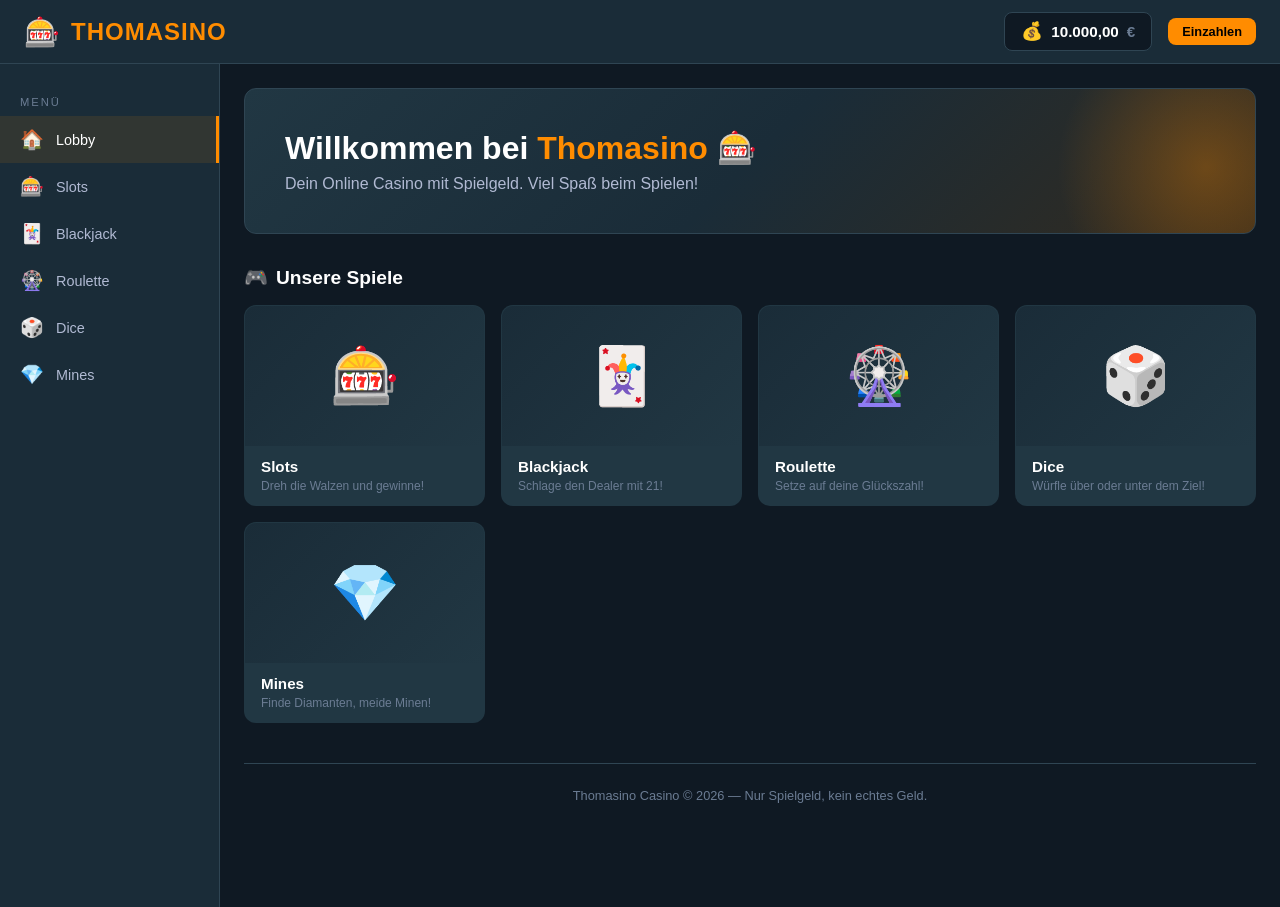
<file: index.html>
<!DOCTYPE html>
<html lang="de">
<head>
  <meta charset="UTF-8">
  <meta name="viewport" content="width=device-width, initial-scale=1.0">
  <title>Thomasino Casino</title>
  <link rel="stylesheet" href="css/style.css">
</head>
<body>
  <nav class="navbar">
    <a href="index.html" class="navbar-brand">
      <span class="logo-icon">🎰</span>
      THOMASINO
    </a>
    <div class="navbar-right">
      <div class="balance-display">
        <span class="coin-icon">💰</span>
        <span id="balance-amount" class="balance-amount">0.00</span>
        <span style="color: var(--text-muted);">€</span>
      </div>
      <button class="btn btn-primary btn-sm" onclick="openDepositModal()">Einzahlen</button>
    </div>
  </nav>

  <div class="layout">
    <aside class="sidebar">
      <div class="sidebar-section-title">Menü</div>
      <ul class="sidebar-nav">
        <li><a href="index.html" class="active"><span class="nav-icon">🏠</span>Lobby</a></li>
        <li><a href="games/slots.html"><span class="nav-icon">🎰</span>Slots</a></li>
        <li><a href="games/blackjack.html"><span class="nav-icon">🃏</span>Blackjack</a></li>
        <li><a href="games/roulette.html"><span class="nav-icon">🎡</span>Roulette</a></li>
        <li><a href="games/dice.html"><span class="nav-icon">🎲</span>Dice</a></li>
        <li><a href="games/mines.html"><span class="nav-icon">💎</span>Mines</a></li>
      </ul>
    </aside>

    <main class="main-content">
      <div class="hero-banner">
        <h1>Willkommen bei <span>Thomasino</span> 🎰</h1>
        <p>Dein Online Casino mit Spielgeld. Viel Spaß beim Spielen!</p>
      </div>

      <div class="section-header">
        <h2><span class="icon">🎮</span> Unsere Spiele</h2>
      </div>

      <div class="games-grid">
        <a href="games/slots.html" class="game-card">
          <div class="game-card-img">🎰</div>
          <div class="game-card-body">
            <h3>Slots</h3>
            <p>Dreh die Walzen und gewinne!</p>
          </div>
        </a>

        <a href="games/blackjack.html" class="game-card">
          <div class="game-card-img">🃏</div>
          <div class="game-card-body">
            <h3>Blackjack</h3>
            <p>Schlage den Dealer mit 21!</p>
          </div>
        </a>

        <a href="games/roulette.html" class="game-card">
          <div class="game-card-img">🎡</div>
          <div class="game-card-body">
            <h3>Roulette</h3>
            <p>Setze auf deine Glückszahl!</p>
          </div>
        </a>

        <a href="games/dice.html" class="game-card">
          <div class="game-card-img">🎲</div>
          <div class="game-card-body">
            <h3>Dice</h3>
            <p>Würfle über oder unter dem Ziel!</p>
          </div>
        </a>

        <a href="games/mines.html" class="game-card">
          <div class="game-card-img">💎</div>
          <div class="game-card-body">
            <h3>Mines</h3>
            <p>Finde Diamanten, meide Minen!</p>
          </div>
        </a>
      </div>

      <div class="footer">
        <p>Thomasino Casino &copy; 2026 — Nur Spielgeld, kein echtes Geld.</p>
      </div>
    </main>
  </div>

  <!-- Deposit Modal -->
  <div class="modal-overlay" id="deposit-modal">
    <div class="modal">
      <button class="modal-close" onclick="closeDepositModal()">&times;</button>
      <h2>💰 Spielgeld einzahlen</h2>
      <p style="color: var(--text-secondary); margin-bottom: 16px;">Wähle einen Betrag zum Einzahlen:</p>
      <div class="deposit-amounts">
        <button onclick="depositAmount(1000)">+1.000 €</button>
        <button onclick="depositAmount(5000)">+5.000 €</button>
        <button onclick="depositAmount(10000)">+10.000 €</button>
        <button onclick="depositAmount(50000)">+50.000 €</button>
      </div>
      <button class="btn btn-secondary" style="width:100%; margin-top:12px;" onclick="Balance.reset(); closeDepositModal();">Zurücksetzen (10.000 €)</button>
    </div>
  </div>

  <script src="js/balance.js"></script>
  <script src="js/ui.js"></script>
</body>
</html>
</file>
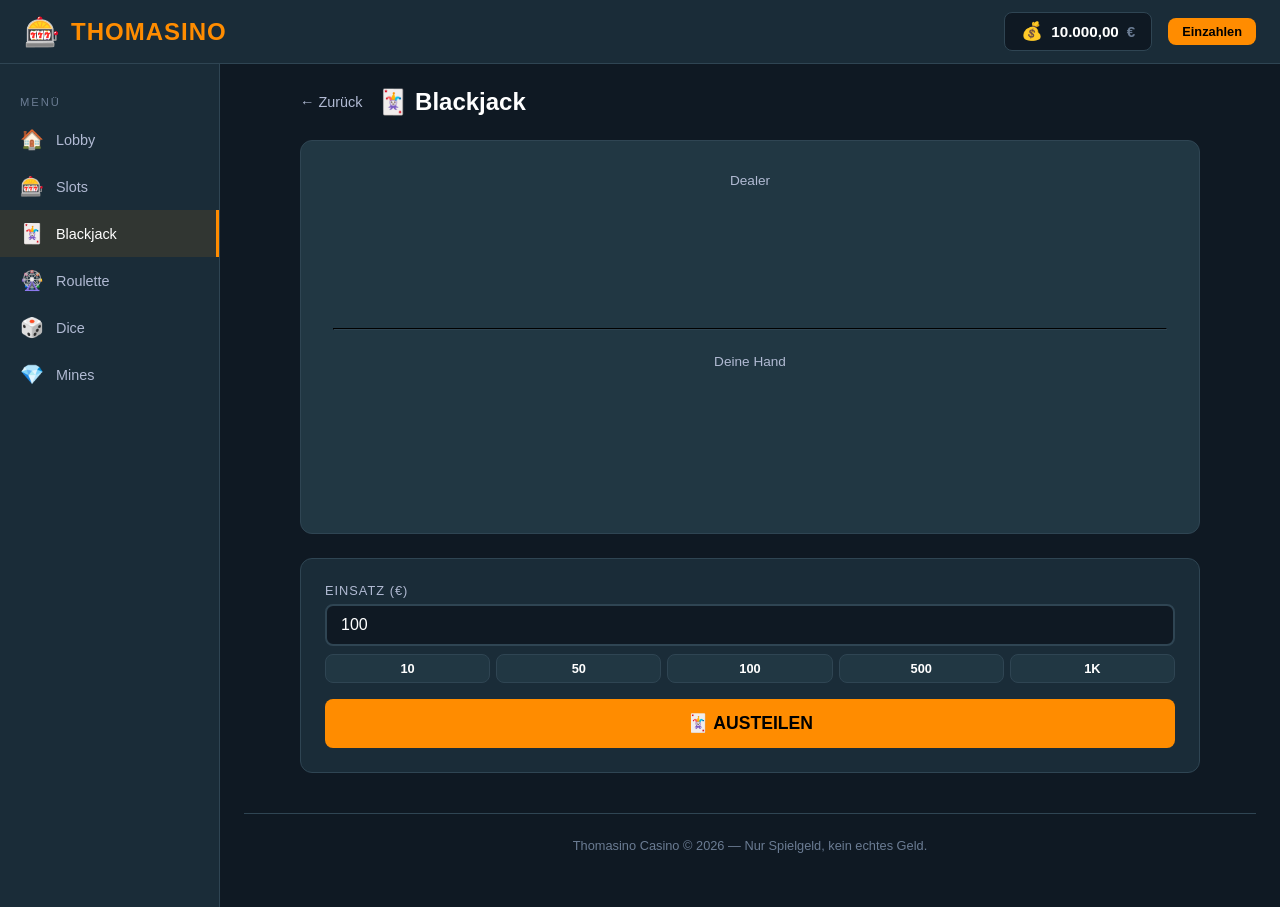
<file: games/blackjack.html>
<!DOCTYPE html>
<html lang="de">
<head>
  <meta charset="UTF-8">
  <meta name="viewport" content="width=device-width, initial-scale=1.0">
  <title>Blackjack - Thomasino Casino</title>
  <link rel="stylesheet" href="../css/style.css">
</head>
<body>
  <nav class="navbar">
    <a href="../index.html" class="navbar-brand">
      <span class="logo-icon">🎰</span>
      THOMASINO
    </a>
    <div class="navbar-right">
      <div class="balance-display">
        <span class="coin-icon">💰</span>
        <span id="balance-amount" class="balance-amount">0.00</span>
        <span style="color: var(--text-muted);">€</span>
      </div>
      <button class="btn btn-primary btn-sm" onclick="openDepositModal()">Einzahlen</button>
    </div>
  </nav>

  <div class="layout">
    <aside class="sidebar">
      <div class="sidebar-section-title">Menü</div>
      <ul class="sidebar-nav">
        <li><a href="../index.html"><span class="nav-icon">🏠</span>Lobby</a></li>
        <li><a href="slots.html"><span class="nav-icon">🎰</span>Slots</a></li>
        <li><a href="blackjack.html" class="active"><span class="nav-icon">🃏</span>Blackjack</a></li>
        <li><a href="roulette.html"><span class="nav-icon">🎡</span>Roulette</a></li>
        <li><a href="dice.html"><span class="nav-icon">🎲</span>Dice</a></li>
        <li><a href="mines.html"><span class="nav-icon">💎</span>Mines</a></li>
      </ul>
    </aside>

    <main class="main-content">
      <div class="game-container">
        <div class="game-header">
          <a href="../index.html" class="back-btn">← Zurück</a>
          <h1>🃏 Blackjack</h1>
        </div>

        <div class="game-area">
          <div>
            <div class="hand-label">Dealer</div>
            <div class="card-hand" id="dealer-hand"></div>
            <div class="hand-value" id="dealer-value"></div>
          </div>

          <hr style="border-color: var(--border-color); margin: 24px 0;">

          <div>
            <div class="hand-label">Deine Hand</div>
            <div class="card-hand" id="player-hand"></div>
            <div class="hand-value" id="player-value"></div>
          </div>

          <div class="bj-actions" id="bj-actions" style="display:none;">
            <button class="btn btn-green" onclick="bjHit()">Karte ziehen</button>
            <button class="btn btn-red" onclick="bjStand()">Halten</button>
          </div>

          <div id="bj-result"></div>
        </div>

        <div class="game-controls">
          <div class="control-group">
            <label>Einsatz (€)</label>
            <input type="number" id="bj-bet" min="1" value="100" step="10">
            <div class="bet-shortcuts">
              <button class="btn btn-secondary btn-sm" onclick="document.getElementById('bj-bet').value = 10">10</button>
              <button class="btn btn-secondary btn-sm" onclick="document.getElementById('bj-bet').value = 50">50</button>
              <button class="btn btn-secondary btn-sm" onclick="document.getElementById('bj-bet').value = 100">100</button>
              <button class="btn btn-secondary btn-sm" onclick="document.getElementById('bj-bet').value = 500">500</button>
              <button class="btn btn-secondary btn-sm" onclick="document.getElementById('bj-bet').value = 1000">1K</button>
            </div>
          </div>
          <button class="btn btn-primary" style="width:100%; font-size:1.1rem; padding:14px;" id="deal-btn" onclick="bjDeal()">
            🃏 AUSTEILEN
          </button>
        </div>
      </div>

      <div class="footer">
        <p>Thomasino Casino &copy; 2026 — Nur Spielgeld, kein echtes Geld.</p>
      </div>
    </main>
  </div>

  <!-- Deposit Modal -->
  <div class="modal-overlay" id="deposit-modal">
    <div class="modal">
      <button class="modal-close" onclick="closeDepositModal()">&times;</button>
      <h2>💰 Spielgeld einzahlen</h2>
      <p style="color: var(--text-secondary); margin-bottom: 16px;">Wähle einen Betrag zum Einzahlen:</p>
      <div class="deposit-amounts">
        <button onclick="depositAmount(1000)">+1.000 €</button>
        <button onclick="depositAmount(5000)">+5.000 €</button>
        <button onclick="depositAmount(10000)">+10.000 €</button>
        <button onclick="depositAmount(50000)">+50.000 €</button>
      </div>
      <button class="btn btn-secondary" style="width:100%; margin-top:12px;" onclick="Balance.reset(); closeDepositModal();">Zurücksetzen (10.000 €)</button>
    </div>
  </div>

  <script src="../js/balance.js"></script>
  <script src="../js/ui.js"></script>
  <script>
    const SUITS = ['♠', '♥', '♦', '♣'];
    const VALUES = ['A', '2', '3', '4', '5', '6', '7', '8', '9', '10', 'J', 'Q', 'K'];

    let deck = [];
    let playerHand = [];
    let dealerHand = [];
    let currentBet = 0;
    let gameActive = false;

    function createDeck() {
      deck = [];
      for (const suit of SUITS) {
        for (const value of VALUES) {
          deck.push({ suit, value });
        }
      }
      // Shuffle
      for (let i = deck.length - 1; i > 0; i--) {
        const j = Math.floor(Math.random() * (i + 1));
        [deck[i], deck[j]] = [deck[j], deck[i]];
      }
    }

    function cardValue(card) {
      if (card.value === 'A') return 11;
      if (['K', 'Q', 'J'].includes(card.value)) return 10;
      return parseInt(card.value);
    }

    function handValue(hand) {
      let total = 0;
      let aces = 0;
      for (const card of hand) {
        total += cardValue(card);
        if (card.value === 'A') aces++;
      }
      while (total > 21 && aces > 0) {
        total -= 10;
        aces--;
      }
      return total;
    }

    function renderCard(card, facedown) {
      if (facedown) {
        return '<div class="playing-card card-facedown"></div>';
      }
      const isRed = card.suit === '♥' || card.suit === '♦';
      return `<div class="playing-card ${isRed ? 'red' : 'black'}">
        <span class="card-value">${card.value}</span>
        <span class="card-suit">${card.suit}</span>
      </div>`;
    }

    function renderHands(revealDealer) {
      const playerEl = document.getElementById('player-hand');
      const dealerEl = document.getElementById('dealer-hand');
      const playerVal = document.getElementById('player-value');
      const dealerVal = document.getElementById('dealer-value');

      playerEl.innerHTML = playerHand.map(c => renderCard(c, false)).join('');
      playerVal.textContent = handValue(playerHand);

      if (revealDealer) {
        dealerEl.innerHTML = dealerHand.map(c => renderCard(c, false)).join('');
        dealerVal.textContent = handValue(dealerHand);
      } else {
        dealerEl.innerHTML = renderCard(dealerHand[0], false) + renderCard(dealerHand[1], true);
        dealerVal.textContent = cardValue(dealerHand[0]);
      }
    }

    function bjDeal() {
      const bet = parseFloat(document.getElementById('bj-bet').value);
      if (isNaN(bet) || bet <= 0) return;
      if (!Balance.canAfford(bet)) {
        document.getElementById('bj-result').innerHTML =
          '<div class="result-message result-lose">Nicht genug Spielgeld! 💸</div>';
        return;
      }

      Balance.subtract(bet);
      currentBet = bet;
      gameActive = true;

      createDeck();
      playerHand = [deck.pop(), deck.pop()];
      dealerHand = [deck.pop(), deck.pop()];

      document.getElementById('bj-result').innerHTML = '';
      document.getElementById('bj-actions').style.display = 'flex';
      document.getElementById('deal-btn').disabled = true;

      renderHands(false);

      // Check for natural blackjack
      if (handValue(playerHand) === 21) {
        bjStand();
      }
    }

    function bjHit() {
      if (!gameActive) return;
      playerHand.push(deck.pop());
      renderHands(false);

      if (handValue(playerHand) > 21) {
        endGame('bust');
      } else if (handValue(playerHand) === 21) {
        bjStand();
      }
    }

    function bjStand() {
      if (!gameActive) return;
      gameActive = false;

      // Dealer draws
      while (handValue(dealerHand) < 17) {
        dealerHand.push(deck.pop());
      }

      renderHands(true);

      const pVal = handValue(playerHand);
      const dVal = handValue(dealerHand);

      if (pVal > 21) {
        endGame('bust');
      } else if (dVal > 21) {
        endGame('dealer-bust');
      } else if (pVal > dVal) {
        endGame('win');
      } else if (pVal < dVal) {
        endGame('lose');
      } else {
        endGame('push');
      }
    }

    function endGame(result) {
      gameActive = false;
      document.getElementById('bj-actions').style.display = 'none';
      document.getElementById('deal-btn').disabled = false;
      renderHands(true);

      const resultDiv = document.getElementById('bj-result');
      const pVal = handValue(playerHand);

      switch (result) {
        case 'bust':
          resultDiv.innerHTML = `<div class="result-message result-lose">💥 Bust! Du hast ${pVal} — Verloren! -${Balance.format(currentBet)} €</div>`;
          break;
        case 'dealer-bust':
          Balance.add(currentBet * 2);
          resultDiv.innerHTML = `<div class="result-message result-win">🎉 Dealer Bust! Du gewinnst +${Balance.format(currentBet)} €</div>`;
          break;
        case 'win':
          const isBlackjack = playerHand.length === 2 && pVal === 21;
          const multiplier = isBlackjack ? 2.5 : 2;
          Balance.add(currentBet * multiplier);
          const winAmount = currentBet * (multiplier - 1);
          const label = isBlackjack ? '🃏 BLACKJACK!' : '🎉 Gewonnen!';
          resultDiv.innerHTML = `<div class="result-message result-win">${label} +${Balance.format(winAmount)} €</div>`;
          break;
        case 'lose':
          resultDiv.innerHTML = `<div class="result-message result-lose">😞 Verloren! -${Balance.format(currentBet)} €</div>`;
          break;
        case 'push':
          Balance.add(currentBet);
          resultDiv.innerHTML = `<div class="result-message result-push">🤝 Unentschieden! Einsatz zurück.</div>`;
          break;
      }
    }
  </script>
</body>
</html>
</file>
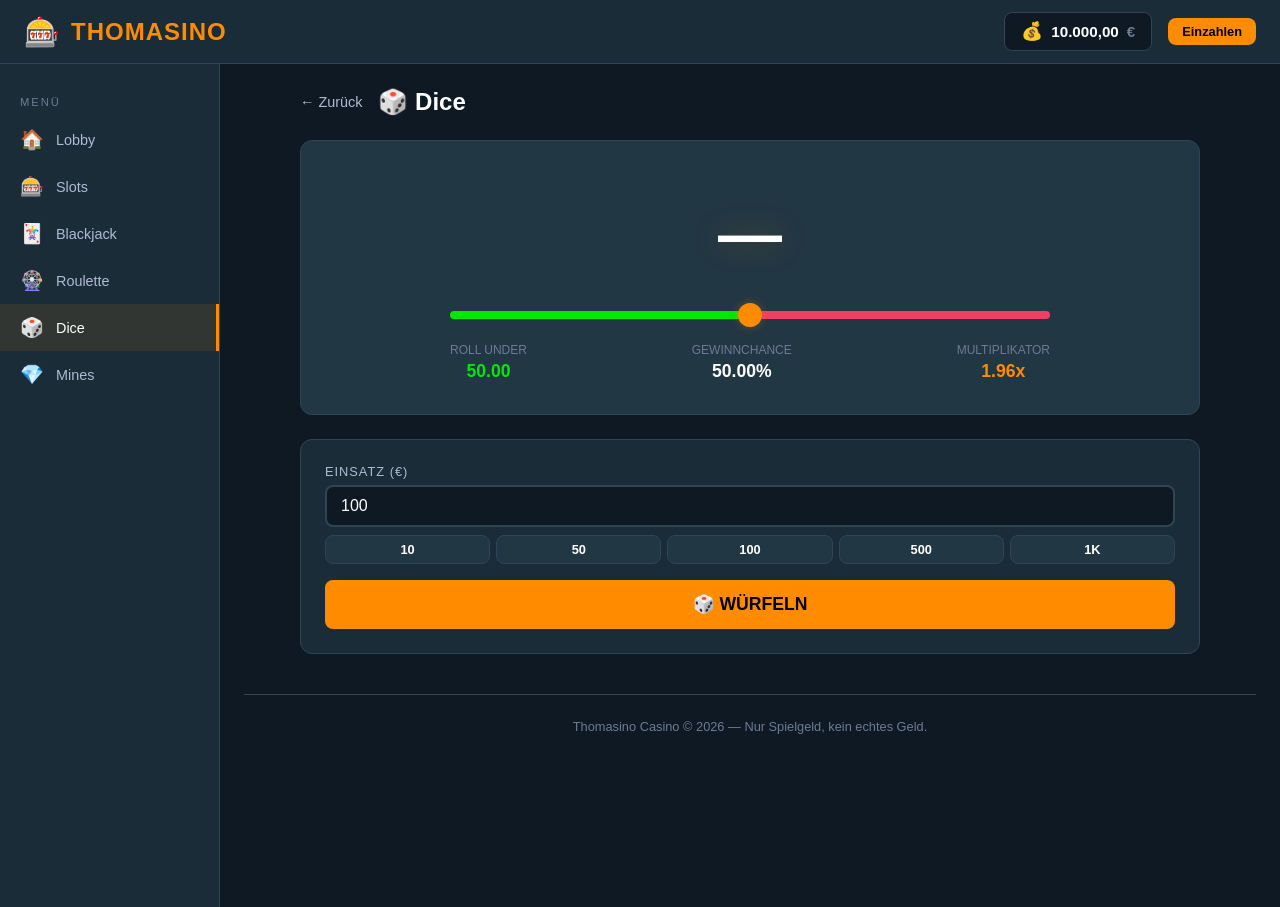
<file: games/dice.html>
<!DOCTYPE html>
<html lang="de">
<head>
  <meta charset="UTF-8">
  <meta name="viewport" content="width=device-width, initial-scale=1.0">
  <title>Dice - Thomasino Casino</title>
  <link rel="stylesheet" href="../css/style.css">
</head>
<body>
  <nav class="navbar">
    <a href="../index.html" class="navbar-brand">
      <span class="logo-icon">🎰</span>
      THOMASINO
    </a>
    <div class="navbar-right">
      <div class="balance-display">
        <span class="coin-icon">💰</span>
        <span id="balance-amount" class="balance-amount">0.00</span>
        <span style="color: var(--text-muted);">€</span>
      </div>
      <button class="btn btn-primary btn-sm" onclick="openDepositModal()">Einzahlen</button>
    </div>
  </nav>

  <div class="layout">
    <aside class="sidebar">
      <div class="sidebar-section-title">Menü</div>
      <ul class="sidebar-nav">
        <li><a href="../index.html"><span class="nav-icon">🏠</span>Lobby</a></li>
        <li><a href="slots.html"><span class="nav-icon">🎰</span>Slots</a></li>
        <li><a href="blackjack.html"><span class="nav-icon">🃏</span>Blackjack</a></li>
        <li><a href="roulette.html"><span class="nav-icon">🎡</span>Roulette</a></li>
        <li><a href="dice.html" class="active"><span class="nav-icon">🎲</span>Dice</a></li>
        <li><a href="mines.html"><span class="nav-icon">💎</span>Mines</a></li>
      </ul>
    </aside>

    <main class="main-content">
      <div class="game-container">
        <div class="game-header">
          <a href="../index.html" class="back-btn">← Zurück</a>
          <h1>🎲 Dice</h1>
        </div>

        <div class="game-area">
          <div class="dice-result-number" id="dice-result-number">—</div>

          <div class="dice-slider-container">
            <input type="range" class="dice-slider" id="dice-slider" min="1" max="99" value="50"
              oninput="updateDiceSlider()">
            <div class="dice-info">
              <div class="dice-info-item">
                <label>Roll Under</label>
                <span id="dice-target" style="color: var(--green);">50.00</span>
              </div>
              <div class="dice-info-item">
                <label>Gewinnchance</label>
                <span id="dice-chance">50.00%</span>
              </div>
              <div class="dice-info-item">
                <label>Multiplikator</label>
                <span id="dice-multiplier" style="color: var(--orange-primary);">1.98x</span>
              </div>
            </div>
          </div>

          <div id="dice-result"></div>
        </div>

        <div class="game-controls">
          <div class="control-group">
            <label>Einsatz (€)</label>
            <input type="number" id="dice-bet" min="1" value="100" step="10">
            <div class="bet-shortcuts">
              <button class="btn btn-secondary btn-sm" onclick="document.getElementById('dice-bet').value = 10">10</button>
              <button class="btn btn-secondary btn-sm" onclick="document.getElementById('dice-bet').value = 50">50</button>
              <button class="btn btn-secondary btn-sm" onclick="document.getElementById('dice-bet').value = 100">100</button>
              <button class="btn btn-secondary btn-sm" onclick="document.getElementById('dice-bet').value = 500">500</button>
              <button class="btn btn-secondary btn-sm" onclick="document.getElementById('dice-bet').value = 1000">1K</button>
            </div>
          </div>
          <button class="btn btn-primary" style="width:100%; font-size:1.1rem; padding:14px;" id="dice-roll-btn" onclick="rollDice()">
            🎲 WÜRFELN
          </button>
        </div>
      </div>

      <div class="footer">
        <p>Thomasino Casino &copy; 2026 — Nur Spielgeld, kein echtes Geld.</p>
      </div>
    </main>
  </div>

  <!-- Deposit Modal -->
  <div class="modal-overlay" id="deposit-modal">
    <div class="modal">
      <button class="modal-close" onclick="closeDepositModal()">&times;</button>
      <h2>💰 Spielgeld einzahlen</h2>
      <p style="color: var(--text-secondary); margin-bottom: 16px;">Wähle einen Betrag zum Einzahlen:</p>
      <div class="deposit-amounts">
        <button onclick="depositAmount(1000)">+1.000 €</button>
        <button onclick="depositAmount(5000)">+5.000 €</button>
        <button onclick="depositAmount(10000)">+10.000 €</button>
        <button onclick="depositAmount(50000)">+50.000 €</button>
      </div>
      <button class="btn btn-secondary" style="width:100%; margin-top:12px;" onclick="Balance.reset(); closeDepositModal();">Zurücksetzen (10.000 €)</button>
    </div>
  </div>

  <script src="../js/balance.js"></script>
  <script src="../js/ui.js"></script>
  <script>
    const HOUSE_EDGE = 0.01; // 1% house edge

    function updateDiceSlider() {
      const slider = document.getElementById('dice-slider');
      const target = parseInt(slider.value);
      const chance = target;
      const multiplier = (99 / chance) * (1 - HOUSE_EDGE);

      document.getElementById('dice-target').textContent = target.toFixed(2);
      document.getElementById('dice-chance').textContent = chance.toFixed(2) + '%';
      document.getElementById('dice-multiplier').textContent = multiplier.toFixed(2) + 'x';

      // Update slider gradient
      slider.style.setProperty('--slider-pct', target + '%');
    }

    function rollDice() {
      const bet = parseFloat(document.getElementById('dice-bet').value);
      if (isNaN(bet) || bet <= 0) return;
      if (!Balance.canAfford(bet)) {
        document.getElementById('dice-result').innerHTML =
          '<div class="result-message result-lose">Nicht genug Spielgeld! 💸</div>';
        return;
      }

      Balance.subtract(bet);

      const slider = document.getElementById('dice-slider');
      const target = parseInt(slider.value);
      const chance = target;
      const multiplier = (99 / chance) * (1 - HOUSE_EDGE);

      // Generate result (0.00 to 99.99)
      const result = Math.random() * 100;
      const resultDisplay = document.getElementById('dice-result-number');
      const resultDiv = document.getElementById('dice-result');

      // Animate the result number
      resultDisplay.textContent = result.toFixed(2);

      const won = result < target;

      if (won) {
        const winnings = bet * multiplier;
        Balance.add(winnings);
        const profit = winnings - bet;
        resultDisplay.style.color = 'var(--green)';
        resultDiv.innerHTML = `<div class="result-message result-win">🎉 ${result.toFixed(2)} < ${target} — Gewonnen! +${Balance.format(profit)} € (x${multiplier.toFixed(2)})</div>`;
      } else {
        resultDisplay.style.color = 'var(--red)';
        resultDiv.innerHTML = `<div class="result-message result-lose">😞 ${result.toFixed(2)} ≥ ${target} — Verloren! -${Balance.format(bet)} €</div>`;
      }
    }

    // Initialize slider
    updateDiceSlider();
  </script>
</body>
</html>
</file>
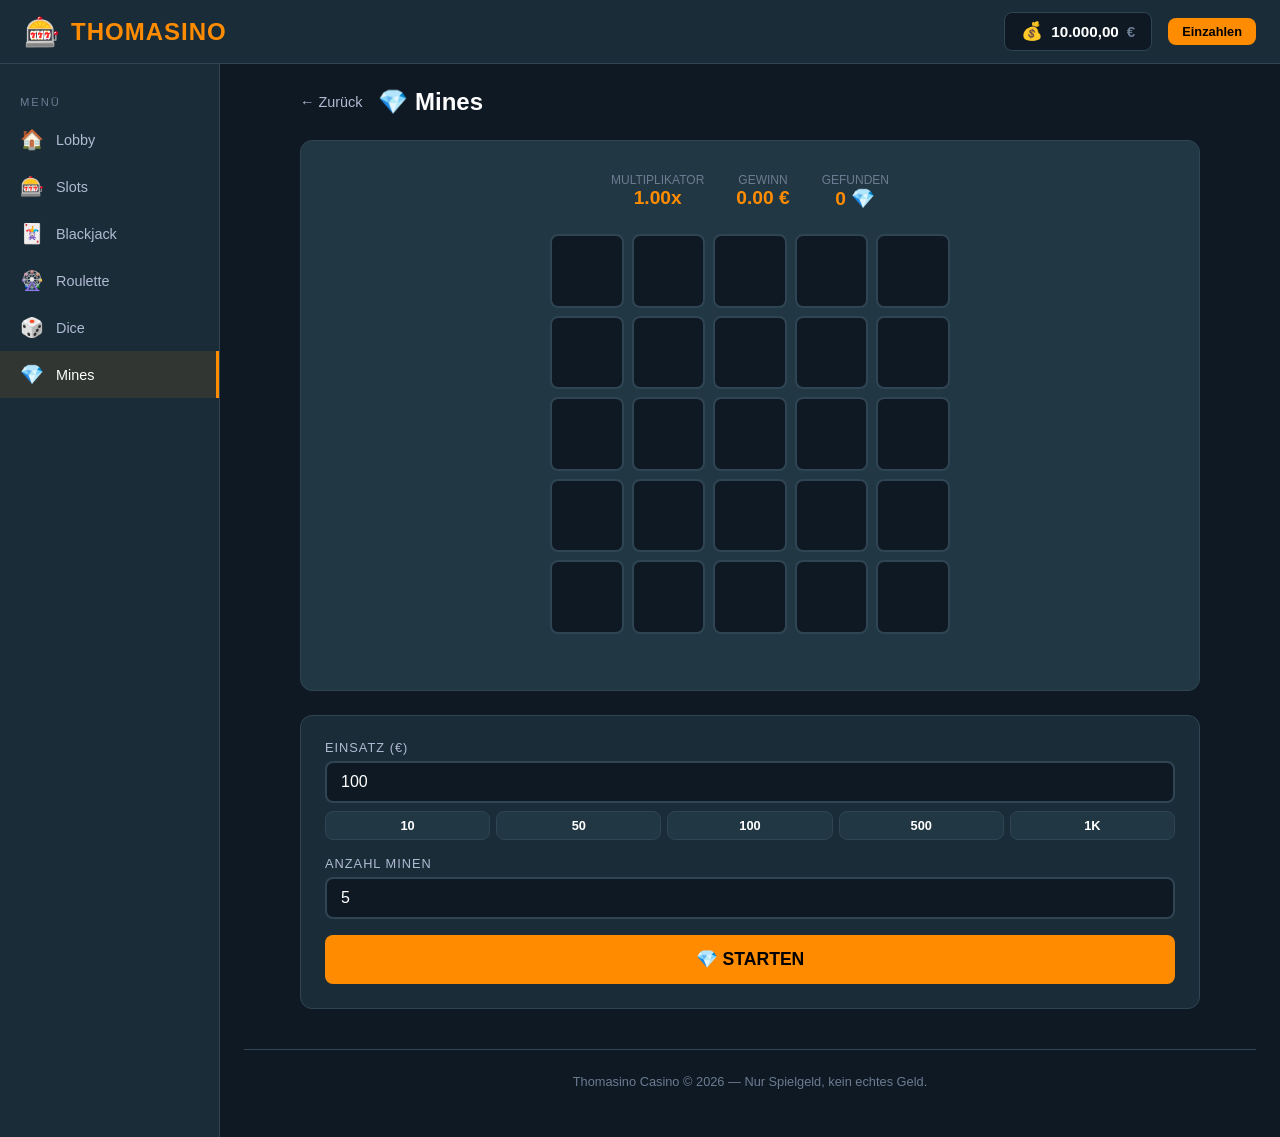
<file: games/mines.html>
<!DOCTYPE html>
<html lang="de">
<head>
  <meta charset="UTF-8">
  <meta name="viewport" content="width=device-width, initial-scale=1.0">
  <title>Mines - Thomasino Casino</title>
  <link rel="stylesheet" href="../css/style.css">
</head>
<body>
  <nav class="navbar">
    <a href="../index.html" class="navbar-brand">
      <span class="logo-icon">🎰</span>
      THOMASINO
    </a>
    <div class="navbar-right">
      <div class="balance-display">
        <span class="coin-icon">💰</span>
        <span id="balance-amount" class="balance-amount">0.00</span>
        <span style="color: var(--text-muted);">€</span>
      </div>
      <button class="btn btn-primary btn-sm" onclick="openDepositModal()">Einzahlen</button>
    </div>
  </nav>

  <div class="layout">
    <aside class="sidebar">
      <div class="sidebar-section-title">Menü</div>
      <ul class="sidebar-nav">
        <li><a href="../index.html"><span class="nav-icon">🏠</span>Lobby</a></li>
        <li><a href="slots.html"><span class="nav-icon">🎰</span>Slots</a></li>
        <li><a href="blackjack.html"><span class="nav-icon">🃏</span>Blackjack</a></li>
        <li><a href="roulette.html"><span class="nav-icon">🎡</span>Roulette</a></li>
        <li><a href="dice.html"><span class="nav-icon">🎲</span>Dice</a></li>
        <li><a href="mines.html" class="active"><span class="nav-icon">💎</span>Mines</a></li>
      </ul>
    </aside>

    <main class="main-content">
      <div class="game-container">
        <div class="game-header">
          <a href="../index.html" class="back-btn">← Zurück</a>
          <h1>💎 Mines</h1>
        </div>

        <div class="game-area">
          <div class="mines-info">
            <div class="mines-info-item">
              <label>Multiplikator</label>
              <span id="mines-multiplier">1.00x</span>
            </div>
            <div class="mines-info-item">
              <label>Gewinn</label>
              <span id="mines-profit">0.00 €</span>
            </div>
            <div class="mines-info-item">
              <label>Gefunden</label>
              <span id="mines-found">0 💎</span>
            </div>
          </div>

          <div class="mines-grid" id="mines-grid"></div>

          <div id="mines-result"></div>
        </div>

        <div class="game-controls">
          <div class="control-group">
            <label>Einsatz (€)</label>
            <input type="number" id="mines-bet" min="1" value="100" step="10">
            <div class="bet-shortcuts">
              <button class="btn btn-secondary btn-sm" onclick="document.getElementById('mines-bet').value = 10">10</button>
              <button class="btn btn-secondary btn-sm" onclick="document.getElementById('mines-bet').value = 50">50</button>
              <button class="btn btn-secondary btn-sm" onclick="document.getElementById('mines-bet').value = 100">100</button>
              <button class="btn btn-secondary btn-sm" onclick="document.getElementById('mines-bet').value = 500">500</button>
              <button class="btn btn-secondary btn-sm" onclick="document.getElementById('mines-bet').value = 1000">1K</button>
            </div>
          </div>
          <div class="control-group">
            <label>Anzahl Minen</label>
            <input type="number" id="mines-count" min="1" max="24" value="5">
          </div>
          <button class="btn btn-primary" style="width:100%; font-size:1.1rem; padding:14px;" id="mines-start-btn" onclick="startMines()">
            💎 STARTEN
          </button>
          <button class="btn btn-green" style="width:100%; font-size:1.1rem; padding:14px; margin-top:8px; display:none;" id="mines-cashout-btn" onclick="cashoutMines()">
            💰 AUSZAHLEN
          </button>
        </div>
      </div>

      <div class="footer">
        <p>Thomasino Casino &copy; 2026 — Nur Spielgeld, kein echtes Geld.</p>
      </div>
    </main>
  </div>

  <!-- Deposit Modal -->
  <div class="modal-overlay" id="deposit-modal">
    <div class="modal">
      <button class="modal-close" onclick="closeDepositModal()">&times;</button>
      <h2>💰 Spielgeld einzahlen</h2>
      <p style="color: var(--text-secondary); margin-bottom: 16px;">Wähle einen Betrag zum Einzahlen:</p>
      <div class="deposit-amounts">
        <button onclick="depositAmount(1000)">+1.000 €</button>
        <button onclick="depositAmount(5000)">+5.000 €</button>
        <button onclick="depositAmount(10000)">+10.000 €</button>
        <button onclick="depositAmount(50000)">+50.000 €</button>
      </div>
      <button class="btn btn-secondary" style="width:100%; margin-top:12px;" onclick="Balance.reset(); closeDepositModal();">Zurücksetzen (10.000 €)</button>
    </div>
  </div>

  <script src="../js/balance.js"></script>
  <script src="../js/ui.js"></script>
  <script>
    const GRID_SIZE = 25; // 5x5
    let minePositions = [];
    let revealed = [];
    let gameActive = false;
    let currentBet = 0;
    let gemsFound = 0;
    let mineCount = 5;

    function initGrid() {
      const grid = document.getElementById('mines-grid');
      grid.innerHTML = '';
      for (let i = 0; i < GRID_SIZE; i++) {
        const cell = document.createElement('div');
        cell.className = 'mine-cell';
        cell.dataset.index = i;
        cell.onclick = () => revealCell(i);
        grid.appendChild(cell);
      }
    }

    function calculateMultiplier(gems, mines) {
      // Fair multiplier calculation with house edge
      let multiplier = 1;
      const totalCells = GRID_SIZE;
      const safeCells = totalCells - mines;
      for (let i = 0; i < gems; i++) {
        multiplier *= (totalCells - i) / (safeCells - i);
      }
      return multiplier * 0.97; // 3% house edge
    }

    function startMines() {
      const bet = parseFloat(document.getElementById('mines-bet').value);
      mineCount = parseInt(document.getElementById('mines-count').value);

      if (isNaN(bet) || bet <= 0) return;
      if (mineCount < 1 || mineCount > 24) {
        document.getElementById('mines-result').innerHTML =
          '<div class="result-message result-push">Minen müssen zwischen 1 und 24 sein!</div>';
        return;
      }
      if (!Balance.canAfford(bet)) {
        document.getElementById('mines-result').innerHTML =
          '<div class="result-message result-lose">Nicht genug Spielgeld! 💸</div>';
        return;
      }

      Balance.subtract(bet);
      currentBet = bet;
      gameActive = true;
      gemsFound = 0;
      revealed = new Array(GRID_SIZE).fill(false);

      // Place mines randomly
      minePositions = [];
      while (minePositions.length < mineCount) {
        const pos = Math.floor(Math.random() * GRID_SIZE);
        if (!minePositions.includes(pos)) {
          minePositions.push(pos);
        }
      }

      initGrid();
      document.getElementById('mines-result').innerHTML = '';
      document.getElementById('mines-start-btn').style.display = 'none';
      document.getElementById('mines-cashout-btn').style.display = 'block';
      document.getElementById('mines-bet').disabled = true;
      document.getElementById('mines-count').disabled = true;

      updateMinesInfo();
    }

    function revealCell(index) {
      if (!gameActive || revealed[index]) return;

      revealed[index] = true;
      const cells = document.querySelectorAll('.mine-cell');
      const cell = cells[index];

      if (minePositions.includes(index)) {
        // Hit a mine!
        cell.classList.add('revealed', 'mine');
        cell.textContent = '💣';
        gameOver(false);
      } else {
        // Found a gem!
        cell.classList.add('revealed', 'gem');
        cell.textContent = '💎';
        gemsFound++;
        updateMinesInfo();
      }
    }

    function updateMinesInfo() {
      const multiplier = gemsFound > 0 ? calculateMultiplier(gemsFound, mineCount) : 1;
      const profit = currentBet * multiplier - currentBet;

      document.getElementById('mines-multiplier').textContent = multiplier.toFixed(2) + 'x';
      document.getElementById('mines-profit').textContent = Balance.format(Math.max(0, profit)) + ' €';
      document.getElementById('mines-found').textContent = gemsFound + ' 💎';

      // Check if all gems found
      if (gemsFound === GRID_SIZE - mineCount) {
        cashoutMines();
      }
    }

    function cashoutMines() {
      if (!gameActive || gemsFound === 0) return;

      const multiplier = calculateMultiplier(gemsFound, mineCount);
      const winnings = currentBet * multiplier;
      Balance.add(winnings);

      const profit = winnings - currentBet;
      document.getElementById('mines-result').innerHTML =
        `<div class="result-message result-win">💰 Ausgezahlt! +${Balance.format(profit)} € (x${multiplier.toFixed(2)})</div>`;

      revealAll();
      endMinesGame();
    }

    function gameOver(won) {
      if (!won) {
        document.getElementById('mines-result').innerHTML =
          `<div class="result-message result-lose">💥 MINE! Verloren! -${Balance.format(currentBet)} €</div>`;
      }
      revealAll();
      endMinesGame();
    }

    function revealAll() {
      const cells = document.querySelectorAll('.mine-cell');
      cells.forEach((cell, i) => {
        if (!revealed[i]) {
          if (minePositions.includes(i)) {
            cell.classList.add('revealed', 'mine');
            cell.textContent = '💣';
          } else {
            cell.classList.add('revealed', 'gem');
            cell.textContent = '💎';
            cell.style.opacity = '0.4';
          }
        }
      });
    }

    function endMinesGame() {
      gameActive = false;
      document.getElementById('mines-start-btn').style.display = 'block';
      document.getElementById('mines-cashout-btn').style.display = 'none';
      document.getElementById('mines-bet').disabled = false;
      document.getElementById('mines-count').disabled = false;
    }

    // Initialize empty grid
    initGrid();
  </script>
</body>
</html>
</file>
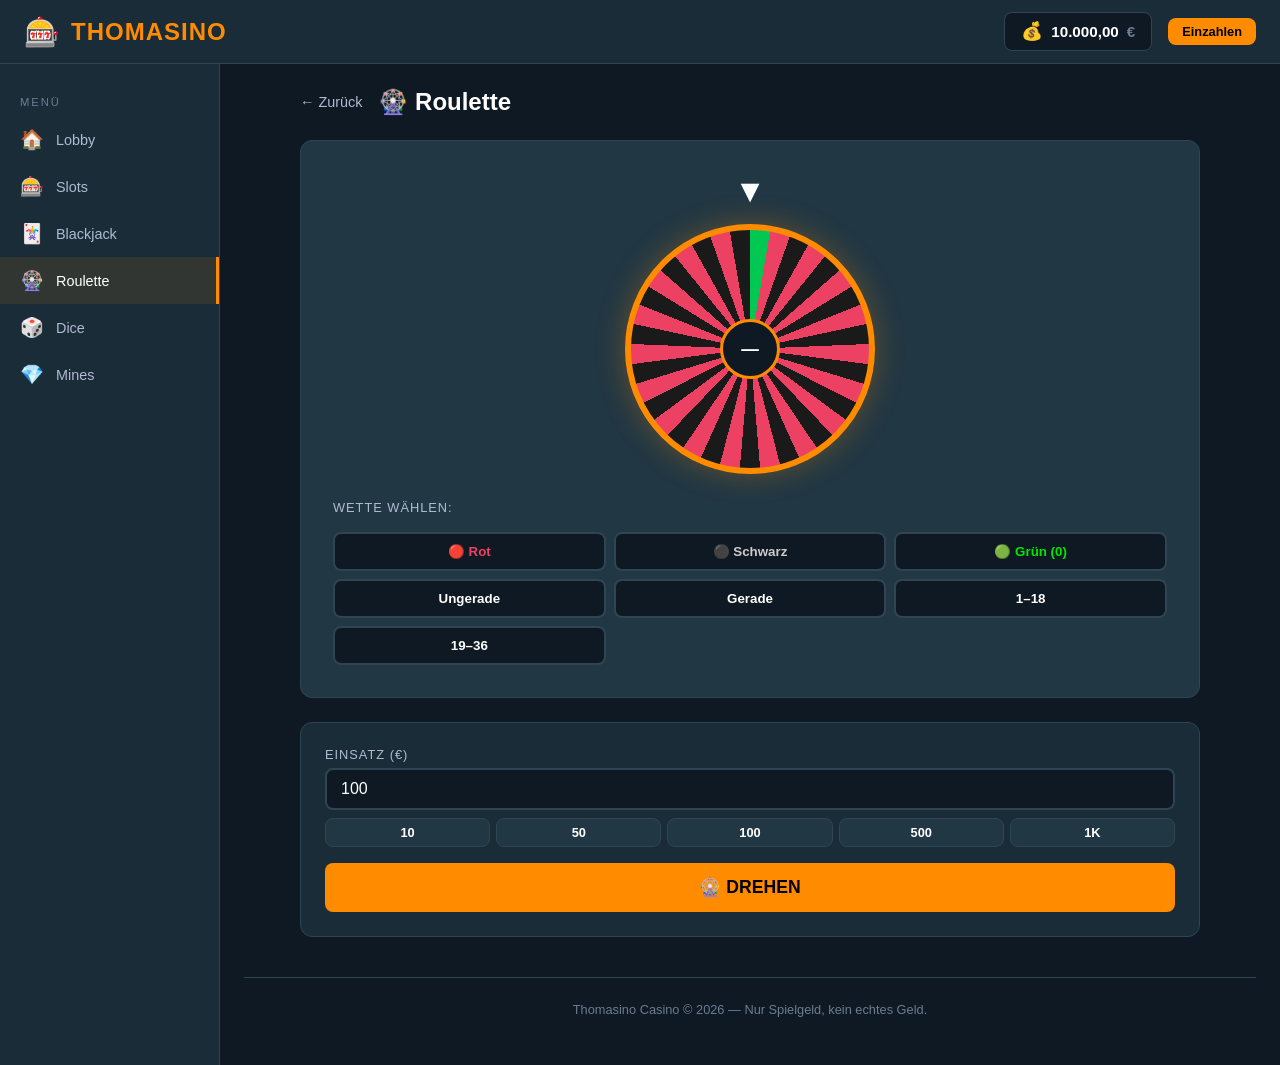
<file: games/roulette.html>
<!DOCTYPE html>
<html lang="de">
<head>
  <meta charset="UTF-8">
  <meta name="viewport" content="width=device-width, initial-scale=1.0">
  <title>Roulette - Thomasino Casino</title>
  <link rel="stylesheet" href="../css/style.css">
</head>
<body>
  <nav class="navbar">
    <a href="../index.html" class="navbar-brand">
      <span class="logo-icon">🎰</span>
      THOMASINO
    </a>
    <div class="navbar-right">
      <div class="balance-display">
        <span class="coin-icon">💰</span>
        <span id="balance-amount" class="balance-amount">0.00</span>
        <span style="color: var(--text-muted);">€</span>
      </div>
      <button class="btn btn-primary btn-sm" onclick="openDepositModal()">Einzahlen</button>
    </div>
  </nav>

  <div class="layout">
    <aside class="sidebar">
      <div class="sidebar-section-title">Menü</div>
      <ul class="sidebar-nav">
        <li><a href="../index.html"><span class="nav-icon">🏠</span>Lobby</a></li>
        <li><a href="slots.html"><span class="nav-icon">🎰</span>Slots</a></li>
        <li><a href="blackjack.html"><span class="nav-icon">🃏</span>Blackjack</a></li>
        <li><a href="roulette.html" class="active"><span class="nav-icon">🎡</span>Roulette</a></li>
        <li><a href="dice.html"><span class="nav-icon">🎲</span>Dice</a></li>
        <li><a href="mines.html"><span class="nav-icon">💎</span>Mines</a></li>
      </ul>
    </aside>

    <main class="main-content">
      <div class="game-container">
        <div class="game-header">
          <a href="../index.html" class="back-btn">← Zurück</a>
          <h1>🎡 Roulette</h1>
        </div>

        <div class="game-area">
          <div class="roulette-pointer">▼</div>
          <div class="roulette-wheel" id="roulette-wheel">
            <div class="roulette-center" id="roulette-number">—</div>
          </div>

          <div style="margin-top: 24px;">
            <label style="font-size:0.8rem; color:var(--text-secondary); text-transform:uppercase; letter-spacing:1px;">Wette wählen:</label>
            <div class="roulette-bets">
              <button class="roulette-bet-btn red-btn" onclick="selectBet('red')" id="bet-red">🔴 Rot</button>
              <button class="roulette-bet-btn black-btn" onclick="selectBet('black')" id="bet-black">⚫ Schwarz</button>
              <button class="roulette-bet-btn green-btn" onclick="selectBet('green')" id="bet-green">🟢 Grün (0)</button>
              <button class="roulette-bet-btn" onclick="selectBet('odd')" id="bet-odd">Ungerade</button>
              <button class="roulette-bet-btn" onclick="selectBet('even')" id="bet-even">Gerade</button>
              <button class="roulette-bet-btn" onclick="selectBet('1-18')" id="bet-1-18">1–18</button>
              <button class="roulette-bet-btn" onclick="selectBet('19-36')" id="bet-19-36">19–36</button>
            </div>
          </div>

          <div id="roulette-result"></div>
        </div>

        <div class="game-controls">
          <div class="control-group">
            <label>Einsatz (€)</label>
            <input type="number" id="roulette-bet" min="1" value="100" step="10">
            <div class="bet-shortcuts">
              <button class="btn btn-secondary btn-sm" onclick="document.getElementById('roulette-bet').value = 10">10</button>
              <button class="btn btn-secondary btn-sm" onclick="document.getElementById('roulette-bet').value = 50">50</button>
              <button class="btn btn-secondary btn-sm" onclick="document.getElementById('roulette-bet').value = 100">100</button>
              <button class="btn btn-secondary btn-sm" onclick="document.getElementById('roulette-bet').value = 500">500</button>
              <button class="btn btn-secondary btn-sm" onclick="document.getElementById('roulette-bet').value = 1000">1K</button>
            </div>
          </div>
          <button class="btn btn-primary" style="width:100%; font-size:1.1rem; padding:14px;" id="roulette-spin-btn" onclick="spinRoulette()">
            🎡 DREHEN
          </button>
        </div>
      </div>

      <div class="footer">
        <p>Thomasino Casino &copy; 2026 — Nur Spielgeld, kein echtes Geld.</p>
      </div>
    </main>
  </div>

  <!-- Deposit Modal -->
  <div class="modal-overlay" id="deposit-modal">
    <div class="modal">
      <button class="modal-close" onclick="closeDepositModal()">&times;</button>
      <h2>💰 Spielgeld einzahlen</h2>
      <p style="color: var(--text-secondary); margin-bottom: 16px;">Wähle einen Betrag zum Einzahlen:</p>
      <div class="deposit-amounts">
        <button onclick="depositAmount(1000)">+1.000 €</button>
        <button onclick="depositAmount(5000)">+5.000 €</button>
        <button onclick="depositAmount(10000)">+10.000 €</button>
        <button onclick="depositAmount(50000)">+50.000 €</button>
      </div>
      <button class="btn btn-secondary" style="width:100%; margin-top:12px;" onclick="Balance.reset(); closeDepositModal();">Zurücksetzen (10.000 €)</button>
    </div>
  </div>

  <script src="../js/balance.js"></script>
  <script src="../js/ui.js"></script>
  <script>
    const RED_NUMBERS = [1,3,5,7,9,12,14,16,18,19,21,23,25,27,30,32,34,36];
    const BLACK_NUMBERS = [2,4,6,8,10,11,13,15,17,20,22,24,26,28,29,31,33,35];

    let selectedBet = null;
    let isSpinning = false;

    function selectBet(type) {
      selectedBet = type;
      document.querySelectorAll('.roulette-bet-btn').forEach(btn => btn.classList.remove('selected'));
      document.getElementById('bet-' + type).classList.add('selected');
    }

    function getColor(num) {
      if (num === 0) return 'green';
      return RED_NUMBERS.includes(num) ? 'red' : 'black';
    }

    function spinRoulette() {
      if (isSpinning) return;
      if (!selectedBet) {
        document.getElementById('roulette-result').innerHTML =
          '<div class="result-message result-push">Bitte wähle zuerst eine Wette!</div>';
        return;
      }

      const bet = parseFloat(document.getElementById('roulette-bet').value);
      if (isNaN(bet) || bet <= 0) return;
      if (!Balance.canAfford(bet)) {
        document.getElementById('roulette-result').innerHTML =
          '<div class="result-message result-lose">Nicht genug Spielgeld! 💸</div>';
        return;
      }

      Balance.subtract(bet);
      isSpinning = true;
      document.getElementById('roulette-spin-btn').disabled = true;
      document.getElementById('roulette-result').innerHTML = '';

      const result = Math.floor(Math.random() * 37); // 0–36
      const wheel = document.getElementById('roulette-wheel');
      const centerEl = document.getElementById('roulette-number');

      // Spin animation
      const spins = 5 + Math.random() * 3;
      const degrees = spins * 360 + (result / 37) * 360;
      wheel.style.transform = `rotate(${degrees}deg)`;

      centerEl.textContent = '...';

      setTimeout(() => {
        const color = getColor(result);
        centerEl.textContent = result;
        centerEl.style.color = color === 'red' ? 'var(--red)' : color === 'green' ? 'var(--green)' : 'var(--text-primary)';

        checkRouletteResult(result, color, bet);

        isSpinning = false;
        document.getElementById('roulette-spin-btn').disabled = false;
      }, 3200);
    }

    function checkRouletteResult(number, color, bet) {
      const resultDiv = document.getElementById('roulette-result');
      let won = false;
      let multiplier = 2;

      switch (selectedBet) {
        case 'red': won = color === 'red'; break;
        case 'black': won = color === 'black'; break;
        case 'green': won = color === 'green'; multiplier = 36; break;
        case 'odd': won = number > 0 && number % 2 !== 0; break;
        case 'even': won = number > 0 && number % 2 === 0; break;
        case '1-18': won = number >= 1 && number <= 18; break;
        case '19-36': won = number >= 19 && number <= 36; break;
      }

      const colorEmoji = color === 'red' ? '🔴' : color === 'green' ? '🟢' : '⚫';

      if (won) {
        const winnings = bet * multiplier;
        Balance.add(winnings);
        const profit = winnings - bet;
        resultDiv.innerHTML = `<div class="result-message result-win">🎉 ${colorEmoji} ${number} — Gewonnen! +${Balance.format(profit)} € (x${multiplier})</div>`;
      } else {
        resultDiv.innerHTML = `<div class="result-message result-lose">😞 ${colorEmoji} ${number} — Verloren! -${Balance.format(bet)} €</div>`;
      }
    }
  </script>
</body>
</html>
</file>
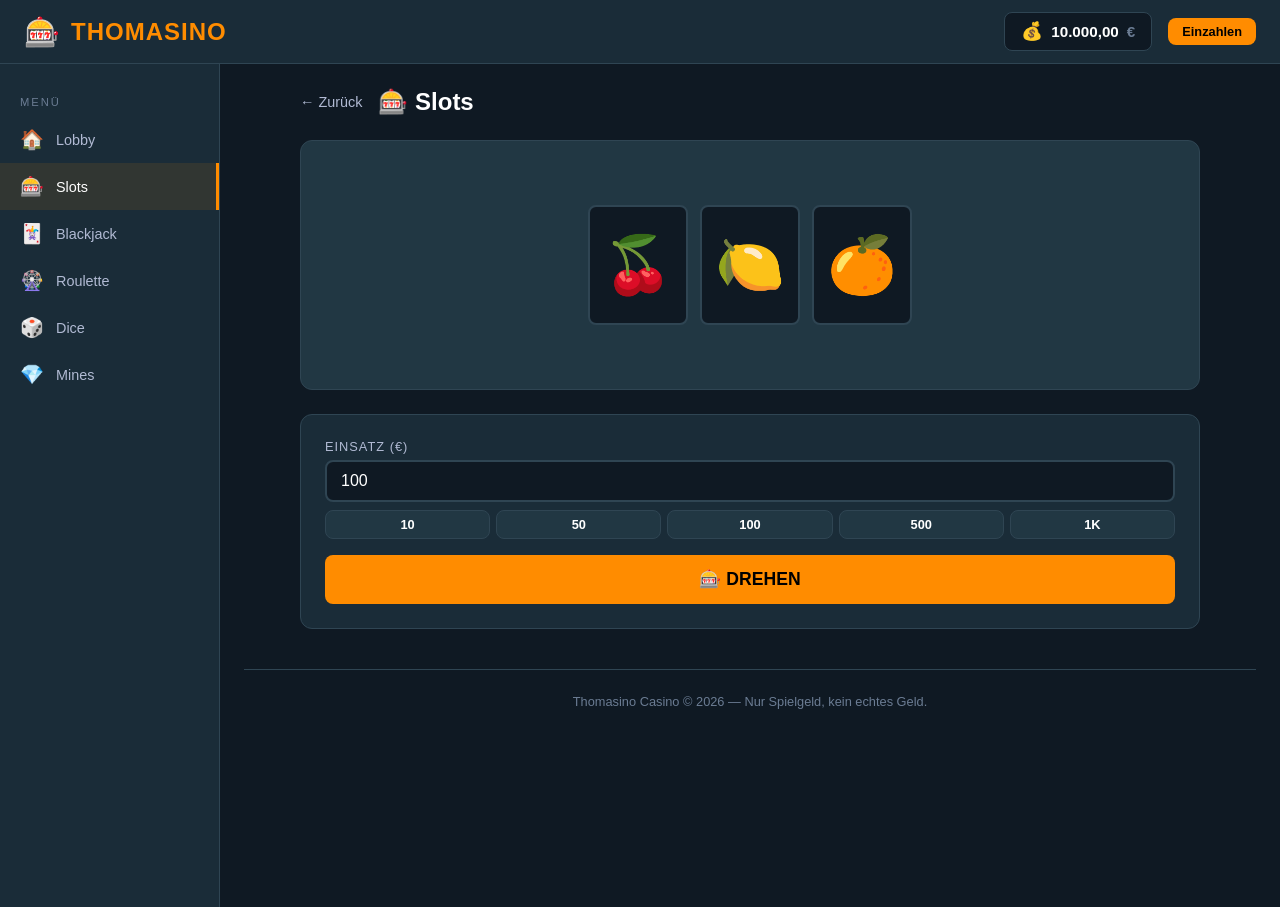
<file: games/slots.html>
<!DOCTYPE html>
<html lang="de">
<head>
  <meta charset="UTF-8">
  <meta name="viewport" content="width=device-width, initial-scale=1.0">
  <title>Slots - Thomasino Casino</title>
  <link rel="stylesheet" href="../css/style.css">
</head>
<body>
  <nav class="navbar">
    <a href="../index.html" class="navbar-brand">
      <span class="logo-icon">🎰</span>
      THOMASINO
    </a>
    <div class="navbar-right">
      <div class="balance-display">
        <span class="coin-icon">💰</span>
        <span id="balance-amount" class="balance-amount">0.00</span>
        <span style="color: var(--text-muted);">€</span>
      </div>
      <button class="btn btn-primary btn-sm" onclick="openDepositModal()">Einzahlen</button>
    </div>
  </nav>

  <div class="layout">
    <aside class="sidebar">
      <div class="sidebar-section-title">Menü</div>
      <ul class="sidebar-nav">
        <li><a href="../index.html"><span class="nav-icon">🏠</span>Lobby</a></li>
        <li><a href="slots.html" class="active"><span class="nav-icon">🎰</span>Slots</a></li>
        <li><a href="blackjack.html"><span class="nav-icon">🃏</span>Blackjack</a></li>
        <li><a href="roulette.html"><span class="nav-icon">🎡</span>Roulette</a></li>
        <li><a href="dice.html"><span class="nav-icon">🎲</span>Dice</a></li>
        <li><a href="mines.html"><span class="nav-icon">💎</span>Mines</a></li>
      </ul>
    </aside>

    <main class="main-content">
      <div class="game-container">
        <div class="game-header">
          <a href="../index.html" class="back-btn">← Zurück</a>
          <h1>🎰 Slots</h1>
        </div>

        <div class="game-area">
          <div class="slot-machine">
            <div class="slot-reel" id="reel1">🍒</div>
            <div class="slot-reel" id="reel2">🍋</div>
            <div class="slot-reel" id="reel3">🍊</div>
          </div>
          <div id="slots-result"></div>
        </div>

        <div class="game-controls">
          <div class="control-group">
            <label>Einsatz (€)</label>
            <input type="number" id="slots-bet" min="1" value="100" step="10">
            <div class="bet-shortcuts">
              <button class="btn btn-secondary btn-sm" onclick="document.getElementById('slots-bet').value = 10">10</button>
              <button class="btn btn-secondary btn-sm" onclick="document.getElementById('slots-bet').value = 50">50</button>
              <button class="btn btn-secondary btn-sm" onclick="document.getElementById('slots-bet').value = 100">100</button>
              <button class="btn btn-secondary btn-sm" onclick="document.getElementById('slots-bet').value = 500">500</button>
              <button class="btn btn-secondary btn-sm" onclick="document.getElementById('slots-bet').value = 1000">1K</button>
            </div>
          </div>
          <button class="btn btn-primary" style="width:100%; font-size:1.1rem; padding:14px;" id="spin-btn" onclick="spinSlots()">
            🎰 DREHEN
          </button>
        </div>
      </div>

      <div class="footer">
        <p>Thomasino Casino &copy; 2026 — Nur Spielgeld, kein echtes Geld.</p>
      </div>
    </main>
  </div>

  <!-- Deposit Modal -->
  <div class="modal-overlay" id="deposit-modal">
    <div class="modal">
      <button class="modal-close" onclick="closeDepositModal()">&times;</button>
      <h2>💰 Spielgeld einzahlen</h2>
      <p style="color: var(--text-secondary); margin-bottom: 16px;">Wähle einen Betrag zum Einzahlen:</p>
      <div class="deposit-amounts">
        <button onclick="depositAmount(1000)">+1.000 €</button>
        <button onclick="depositAmount(5000)">+5.000 €</button>
        <button onclick="depositAmount(10000)">+10.000 €</button>
        <button onclick="depositAmount(50000)">+50.000 €</button>
      </div>
      <button class="btn btn-secondary" style="width:100%; margin-top:12px;" onclick="Balance.reset(); closeDepositModal();">Zurücksetzen (10.000 €)</button>
    </div>
  </div>

  <script src="../js/balance.js"></script>
  <script src="../js/ui.js"></script>
  <script>
    const SYMBOLS = ['🍒', '🍋', '🍊', '🍇', '🔔', '⭐', '💎', '7️⃣'];
    const PAYOUTS = {
      '7️⃣': 50,
      '💎': 25,
      '⭐': 15,
      '🔔': 10,
      '🍇': 5,
      '🍊': 3,
      '🍋': 2,
      '🍒': 1.5
    };
    let spinning = false;

    function spinSlots() {
      if (spinning) return;

      const bet = parseFloat(document.getElementById('slots-bet').value);
      if (isNaN(bet) || bet <= 0) return;
      if (!Balance.canAfford(bet)) {
        document.getElementById('slots-result').innerHTML =
          '<div class="result-message result-lose">Nicht genug Spielgeld! 💸</div>';
        return;
      }

      Balance.subtract(bet);
      spinning = true;
      document.getElementById('spin-btn').disabled = true;
      document.getElementById('slots-result').innerHTML = '';

      const reels = [
        document.getElementById('reel1'),
        document.getElementById('reel2'),
        document.getElementById('reel3')
      ];

      reels.forEach(r => r.classList.add('spinning'));

      // Pick results
      const results = [
        SYMBOLS[Math.floor(Math.random() * SYMBOLS.length)],
        SYMBOLS[Math.floor(Math.random() * SYMBOLS.length)],
        SYMBOLS[Math.floor(Math.random() * SYMBOLS.length)]
      ];

      // Stop reels one by one
      reels.forEach((reel, i) => {
        setTimeout(() => {
          reel.classList.remove('spinning');
          reel.textContent = results[i];

          if (i === 2) {
            // All reels stopped, check win
            checkSlotResult(results, bet);
            spinning = false;
            document.getElementById('spin-btn').disabled = false;
          }
        }, 500 + i * 400);
      });
    }

    function checkSlotResult(results, bet) {
      const resultDiv = document.getElementById('slots-result');

      if (results[0] === results[1] && results[1] === results[2]) {
        // Jackpot - all three match
        const multiplier = PAYOUTS[results[0]] || 2;
        const winnings = bet * multiplier;
        Balance.add(winnings);
        resultDiv.innerHTML = `<div class="result-message result-win">🎉 JACKPOT! ${results[0]}${results[0]}${results[0]} — +${Balance.format(winnings)} € (x${multiplier})</div>`;
      } else if (results[0] === results[1] || results[1] === results[2] || results[0] === results[2]) {
        // Two match
        const winnings = bet * 1.5;
        Balance.add(winnings);
        resultDiv.innerHTML = `<div class="result-message result-win">✨ 2 gleiche! +${Balance.format(winnings)} € (x1.5)</div>`;
      } else {
        resultDiv.innerHTML = `<div class="result-message result-lose">Leider verloren! -${Balance.format(bet)} €</div>`;
      }
    }
  </script>
</body>
</html>
</file>
<file: css/style.css>
/* ===== Thomasino Casino - Global Styles ===== */
:root {
  --bg-primary: #0f1923;
  --bg-secondary: #1a2c38;
  --bg-card: #213743;
  --bg-input: #0f1923;
  --orange-primary: #ff8c00;
  --orange-hover: #ff9f1c;
  --orange-glow: rgba(255, 140, 0, 0.3);
  --text-primary: #ffffff;
  --text-secondary: #b1bad3;
  --text-muted: #6b7c93;
  --border-color: #2f4553;
  --green: #00e701;
  --red: #ed4163;
  --font-main: 'Segoe UI', Tahoma, Geneva, Verdana, sans-serif;
  --radius: 8px;
  --radius-lg: 12px;
  --transition: all 0.2s ease;
}

* {
  margin: 0;
  padding: 0;
  box-sizing: border-box;
}

body {
  font-family: var(--font-main);
  background-color: var(--bg-primary);
  color: var(--text-primary);
  min-height: 100vh;
  overflow-x: hidden;
}

a {
  text-decoration: none;
  color: inherit;
}

/* ===== Header / Navbar ===== */
.navbar {
  display: flex;
  align-items: center;
  justify-content: space-between;
  padding: 12px 24px;
  background: var(--bg-secondary);
  border-bottom: 1px solid var(--border-color);
  position: sticky;
  top: 0;
  z-index: 100;
}

.navbar-brand {
  display: flex;
  align-items: center;
  gap: 10px;
  font-size: 1.5rem;
  font-weight: 800;
  color: var(--orange-primary);
  letter-spacing: 1px;
}

.navbar-brand .logo-icon {
  font-size: 1.8rem;
}

.navbar-right {
  display: flex;
  align-items: center;
  gap: 16px;
}

.balance-display {
  display: flex;
  align-items: center;
  gap: 8px;
  background: var(--bg-input);
  padding: 8px 16px;
  border-radius: var(--radius);
  border: 1px solid var(--border-color);
  font-weight: 600;
  font-size: 0.95rem;
}

.balance-display .coin-icon {
  color: var(--orange-primary);
  font-size: 1.1rem;
}

.balance-amount {
  color: var(--text-primary);
}

.btn {
  padding: 10px 20px;
  border: none;
  border-radius: var(--radius);
  font-size: 0.9rem;
  font-weight: 600;
  cursor: pointer;
  transition: var(--transition);
  font-family: var(--font-main);
}

.btn-primary {
  background: var(--orange-primary);
  color: #000;
}

.btn-primary:hover {
  background: var(--orange-hover);
  box-shadow: 0 0 20px var(--orange-glow);
}

.btn-secondary {
  background: var(--bg-card);
  color: var(--text-primary);
  border: 1px solid var(--border-color);
}

.btn-secondary:hover {
  background: var(--border-color);
}

.btn-sm {
  padding: 6px 14px;
  font-size: 0.8rem;
}

.btn-green {
  background: var(--green);
  color: #000;
}

.btn-green:hover {
  background: #00c901;
}

.btn-red {
  background: var(--red);
  color: #fff;
}

.btn-red:hover {
  background: #d83456;
}

/* ===== Sidebar ===== */
.layout {
  display: flex;
  min-height: calc(100vh - 57px);
}

.sidebar {
  width: 220px;
  background: var(--bg-secondary);
  border-right: 1px solid var(--border-color);
  padding: 16px 0;
  flex-shrink: 0;
}

.sidebar-nav {
  list-style: none;
}

.sidebar-nav li a {
  display: flex;
  align-items: center;
  gap: 12px;
  padding: 12px 20px;
  color: var(--text-secondary);
  font-size: 0.9rem;
  font-weight: 500;
  transition: var(--transition);
}

.sidebar-nav li a:hover,
.sidebar-nav li a.active {
  color: var(--text-primary);
  background: rgba(255, 140, 0, 0.1);
  border-right: 3px solid var(--orange-primary);
}

.sidebar-nav li a .nav-icon {
  font-size: 1.2rem;
  width: 24px;
  text-align: center;
}

.sidebar-section-title {
  padding: 16px 20px 8px;
  font-size: 0.7rem;
  text-transform: uppercase;
  letter-spacing: 2px;
  color: var(--text-muted);
}

/* ===== Main Content ===== */
.main-content {
  flex: 1;
  padding: 24px;
  overflow-y: auto;
}

/* ===== Banner ===== */
.hero-banner {
  background: linear-gradient(135deg, var(--bg-card) 0%, var(--bg-secondary) 50%, rgba(255, 140, 0, 0.15) 100%);
  border-radius: var(--radius-lg);
  padding: 40px;
  margin-bottom: 32px;
  border: 1px solid var(--border-color);
  position: relative;
  overflow: hidden;
}

.hero-banner::before {
  content: '';
  position: absolute;
  top: -50%;
  right: -10%;
  width: 300px;
  height: 300px;
  background: radial-gradient(circle, var(--orange-glow), transparent 70%);
  border-radius: 50%;
}

.hero-banner h1 {
  font-size: 2rem;
  margin-bottom: 8px;
  position: relative;
}

.hero-banner h1 span {
  color: var(--orange-primary);
}

.hero-banner p {
  color: var(--text-secondary);
  font-size: 1rem;
  position: relative;
}

/* ===== Section Headers ===== */
.section-header {
  display: flex;
  align-items: center;
  justify-content: space-between;
  margin-bottom: 16px;
}

.section-header h2 {
  font-size: 1.2rem;
  font-weight: 700;
  display: flex;
  align-items: center;
  gap: 8px;
}

.section-header h2 .icon {
  color: var(--orange-primary);
}

/* ===== Game Cards Grid ===== */
.games-grid {
  display: grid;
  grid-template-columns: repeat(auto-fill, minmax(200px, 1fr));
  gap: 16px;
  margin-bottom: 40px;
}

.game-card {
  background: var(--bg-card);
  border-radius: var(--radius-lg);
  overflow: hidden;
  transition: var(--transition);
  cursor: pointer;
  border: 1px solid transparent;
}

.game-card:hover {
  transform: translateY(-4px);
  border-color: var(--orange-primary);
  box-shadow: 0 8px 30px rgba(0, 0, 0, 0.3), 0 0 20px var(--orange-glow);
}

.game-card-img {
  width: 100%;
  height: 140px;
  display: flex;
  align-items: center;
  justify-content: center;
  font-size: 3.5rem;
  background: linear-gradient(135deg, var(--bg-secondary), var(--bg-card));
}

.game-card-body {
  padding: 12px 16px;
}

.game-card-body h3 {
  font-size: 0.95rem;
  font-weight: 600;
  margin-bottom: 4px;
}

.game-card-body p {
  font-size: 0.75rem;
  color: var(--text-muted);
}

/* ===== Game Page Layout ===== */
.game-container {
  max-width: 900px;
  margin: 0 auto;
}

.game-header {
  display: flex;
  align-items: center;
  gap: 16px;
  margin-bottom: 24px;
}

.game-header .back-btn {
  display: flex;
  align-items: center;
  gap: 6px;
  color: var(--text-secondary);
  font-size: 0.9rem;
  transition: var(--transition);
}

.game-header .back-btn:hover {
  color: var(--orange-primary);
}

.game-header h1 {
  font-size: 1.5rem;
}

.game-area {
  background: var(--bg-card);
  border-radius: var(--radius-lg);
  padding: 32px;
  border: 1px solid var(--border-color);
  margin-bottom: 24px;
}

.game-controls {
  background: var(--bg-secondary);
  border-radius: var(--radius-lg);
  padding: 24px;
  border: 1px solid var(--border-color);
}

.control-group {
  margin-bottom: 16px;
}

.control-group label {
  display: block;
  font-size: 0.8rem;
  color: var(--text-secondary);
  margin-bottom: 6px;
  text-transform: uppercase;
  letter-spacing: 1px;
}

.control-group input {
  width: 100%;
  padding: 10px 14px;
  background: var(--bg-input);
  border: 2px solid var(--border-color);
  border-radius: var(--radius);
  color: var(--text-primary);
  font-size: 1rem;
  font-family: var(--font-main);
  transition: var(--transition);
}

.control-group input:focus {
  outline: none;
  border-color: var(--orange-primary);
}

.bet-shortcuts {
  display: flex;
  gap: 6px;
  margin-top: 8px;
}

.bet-shortcuts button {
  flex: 1;
}

/* ===== Game Result Messages ===== */
.result-message {
  text-align: center;
  font-size: 1.3rem;
  font-weight: 700;
  padding: 16px;
  border-radius: var(--radius);
  margin-top: 16px;
  animation: fadeIn 0.3s ease;
}

.result-win {
  background: rgba(0, 231, 1, 0.1);
  color: var(--green);
  border: 1px solid rgba(0, 231, 1, 0.3);
}

.result-lose {
  background: rgba(237, 65, 99, 0.1);
  color: var(--red);
  border: 1px solid rgba(237, 65, 99, 0.3);
}

.result-push {
  background: rgba(177, 186, 211, 0.1);
  color: var(--text-secondary);
  border: 1px solid rgba(177, 186, 211, 0.3);
}

@keyframes fadeIn {
  from { opacity: 0; transform: translateY(-10px); }
  to { opacity: 1; transform: translateY(0); }
}

/* ===== Slots ===== */
.slot-machine {
  display: flex;
  justify-content: center;
  gap: 12px;
  margin: 32px 0;
}

.slot-reel {
  width: 100px;
  height: 120px;
  background: var(--bg-input);
  border: 2px solid var(--border-color);
  border-radius: var(--radius);
  display: flex;
  align-items: center;
  justify-content: center;
  font-size: 3.5rem;
  transition: var(--transition);
  overflow: hidden;
}

.slot-reel.spinning {
  animation: slotSpin 0.1s linear infinite;
}

@keyframes slotSpin {
  0% { transform: translateY(-5px); }
  50% { transform: translateY(5px); }
  100% { transform: translateY(-5px); }
}

/* ===== Blackjack ===== */
.card-hand {
  display: flex;
  gap: 10px;
  justify-content: center;
  flex-wrap: wrap;
  min-height: 100px;
  margin: 16px 0;
}

.playing-card {
  width: 70px;
  height: 100px;
  background: #fff;
  border-radius: 6px;
  display: flex;
  flex-direction: column;
  align-items: center;
  justify-content: center;
  font-size: 1.4rem;
  font-weight: 700;
  box-shadow: 0 2px 8px rgba(0, 0, 0, 0.3);
  animation: dealCard 0.3s ease;
}

.playing-card.red {
  color: #ed4163;
}

.playing-card.black {
  color: #1a1a1a;
}

.playing-card .card-value {
  font-size: 1rem;
}

.playing-card .card-suit {
  font-size: 1.6rem;
}

.card-facedown {
  background: linear-gradient(135deg, var(--orange-primary), #cc7000);
  color: transparent;
}

.card-facedown::after {
  content: '🂠';
  font-size: 2.5rem;
  color: rgba(0, 0, 0, 0.3);
}

@keyframes dealCard {
  from { opacity: 0; transform: translateY(-30px) rotate(-5deg); }
  to { opacity: 1; transform: translateY(0) rotate(0); }
}

.hand-label {
  text-align: center;
  font-size: 0.85rem;
  color: var(--text-secondary);
  margin-bottom: 8px;
}

.hand-value {
  text-align: center;
  font-size: 1.1rem;
  font-weight: 700;
  margin-top: 8px;
  color: var(--orange-primary);
}

.bj-actions {
  display: flex;
  justify-content: center;
  gap: 12px;
  margin-top: 16px;
}

/* ===== Roulette ===== */
.roulette-wheel {
  width: 250px;
  height: 250px;
  margin: 24px auto;
  border-radius: 50%;
  background: conic-gradient(
    #00c853 0deg 9.73deg,
    #ed4163 9.73deg 19.46deg,
    #1a1a1a 19.46deg 29.19deg,
    #ed4163 29.19deg 38.92deg,
    #1a1a1a 38.92deg 48.65deg,
    #ed4163 48.65deg 58.38deg,
    #1a1a1a 58.38deg 68.11deg,
    #ed4163 68.11deg 77.84deg,
    #1a1a1a 77.84deg 87.57deg,
    #ed4163 87.57deg 97.3deg,
    #1a1a1a 97.3deg 107.03deg,
    #ed4163 107.03deg 116.76deg,
    #1a1a1a 116.76deg 126.49deg,
    #ed4163 126.49deg 136.22deg,
    #1a1a1a 136.22deg 145.95deg,
    #ed4163 145.95deg 155.68deg,
    #1a1a1a 155.68deg 165.41deg,
    #ed4163 165.41deg 175.14deg,
    #1a1a1a 175.14deg 184.87deg,
    #ed4163 184.87deg 194.6deg,
    #1a1a1a 194.6deg 204.33deg,
    #ed4163 204.33deg 214.06deg,
    #1a1a1a 214.06deg 223.79deg,
    #ed4163 223.79deg 233.52deg,
    #1a1a1a 233.52deg 243.25deg,
    #ed4163 243.25deg 252.98deg,
    #1a1a1a 252.98deg 262.71deg,
    #ed4163 262.71deg 272.44deg,
    #1a1a1a 272.44deg 282.17deg,
    #ed4163 282.17deg 291.9deg,
    #1a1a1a 291.9deg 301.63deg,
    #ed4163 301.63deg 311.36deg,
    #1a1a1a 311.36deg 321.09deg,
    #ed4163 321.09deg 330.82deg,
    #1a1a1a 330.82deg 340.55deg,
    #ed4163 340.55deg 350.28deg,
    #1a1a1a 350.28deg 360deg
  );
  border: 6px solid var(--orange-primary);
  box-shadow: 0 0 30px var(--orange-glow);
  transition: transform 3s cubic-bezier(0.17, 0.67, 0.12, 0.99);
  position: relative;
}

.roulette-center {
  position: absolute;
  top: 50%;
  left: 50%;
  transform: translate(-50%, -50%);
  width: 60px;
  height: 60px;
  border-radius: 50%;
  background: var(--bg-primary);
  border: 3px solid var(--orange-primary);
  display: flex;
  align-items: center;
  justify-content: center;
  font-weight: 800;
  font-size: 1.1rem;
  z-index: 2;
}

.roulette-pointer {
  text-align: center;
  font-size: 2rem;
  margin-bottom: -10px;
  position: relative;
  z-index: 3;
}

.roulette-bets {
  display: grid;
  grid-template-columns: repeat(3, 1fr);
  gap: 8px;
  margin-top: 16px;
}

.roulette-bet-btn {
  padding: 10px;
  border: 2px solid var(--border-color);
  border-radius: var(--radius);
  background: var(--bg-input);
  color: var(--text-primary);
  font-weight: 600;
  cursor: pointer;
  transition: var(--transition);
  font-family: var(--font-main);
}

.roulette-bet-btn:hover {
  border-color: var(--orange-primary);
}

.roulette-bet-btn.selected {
  border-color: var(--orange-primary);
  background: rgba(255, 140, 0, 0.15);
}

.roulette-bet-btn.red-btn { color: var(--red); }
.roulette-bet-btn.black-btn { color: #ccc; }
.roulette-bet-btn.green-btn { color: var(--green); }

/* ===== Dice ===== */
.dice-display {
  display: flex;
  justify-content: center;
  align-items: center;
  margin: 32px 0;
}

.dice-slider-container {
  width: 100%;
  max-width: 600px;
  margin: 0 auto;
}

.dice-slider {
  -webkit-appearance: none;
  appearance: none;
  width: 100%;
  height: 8px;
  border-radius: 4px;
  background: linear-gradient(to right, var(--green) 0%, var(--green) var(--slider-pct, 50%), var(--red) var(--slider-pct, 50%), var(--red) 100%);
  outline: none;
  margin: 16px 0;
}

.dice-slider::-webkit-slider-thumb {
  -webkit-appearance: none;
  appearance: none;
  width: 24px;
  height: 24px;
  border-radius: 50%;
  background: var(--orange-primary);
  cursor: pointer;
  box-shadow: 0 0 10px var(--orange-glow);
}

.dice-slider::-moz-range-thumb {
  width: 24px;
  height: 24px;
  border-radius: 50%;
  background: var(--orange-primary);
  cursor: pointer;
  border: none;
  box-shadow: 0 0 10px var(--orange-glow);
}

.dice-info {
  display: flex;
  justify-content: space-between;
  margin-top: 8px;
}

.dice-info-item {
  text-align: center;
}

.dice-info-item label {
  display: block;
  font-size: 0.75rem;
  color: var(--text-muted);
  text-transform: uppercase;
  margin-bottom: 4px;
}

.dice-info-item span {
  font-size: 1.1rem;
  font-weight: 700;
}

.dice-result-number {
  font-size: 4rem;
  font-weight: 800;
  text-align: center;
  margin: 24px 0;
  text-shadow: 0 0 30px var(--orange-glow);
}

/* ===== Mines ===== */
.mines-grid {
  display: grid;
  grid-template-columns: repeat(5, 1fr);
  gap: 8px;
  max-width: 400px;
  margin: 24px auto;
}

.mine-cell {
  aspect-ratio: 1;
  background: var(--bg-input);
  border: 2px solid var(--border-color);
  border-radius: var(--radius);
  display: flex;
  align-items: center;
  justify-content: center;
  font-size: 1.8rem;
  cursor: pointer;
  transition: var(--transition);
}

.mine-cell:hover:not(.revealed) {
  border-color: var(--orange-primary);
  background: rgba(255, 140, 0, 0.08);
}

.mine-cell.revealed.gem {
  background: rgba(0, 231, 1, 0.15);
  border-color: var(--green);
}

.mine-cell.revealed.mine {
  background: rgba(237, 65, 99, 0.15);
  border-color: var(--red);
}

.mines-info {
  display: flex;
  justify-content: center;
  gap: 32px;
  margin-bottom: 16px;
}

.mines-info-item {
  text-align: center;
}

.mines-info-item label {
  display: block;
  font-size: 0.75rem;
  color: var(--text-muted);
  text-transform: uppercase;
}

.mines-info-item span {
  font-size: 1.2rem;
  font-weight: 700;
  color: var(--orange-primary);
}

/* ===== Footer ===== */
.footer {
  text-align: center;
  padding: 24px;
  color: var(--text-muted);
  font-size: 0.8rem;
  border-top: 1px solid var(--border-color);
  margin-top: 40px;
}

/* ===== Deposit Modal ===== */
.modal-overlay {
  display: none;
  position: fixed;
  top: 0;
  left: 0;
  width: 100%;
  height: 100%;
  background: rgba(0, 0, 0, 0.7);
  z-index: 200;
  align-items: center;
  justify-content: center;
}

.modal-overlay.active {
  display: flex;
}

.modal {
  background: var(--bg-secondary);
  border-radius: var(--radius-lg);
  padding: 32px;
  width: 90%;
  max-width: 400px;
  border: 1px solid var(--border-color);
}

.modal h2 {
  margin-bottom: 16px;
  font-size: 1.3rem;
}

.modal-close {
  float: right;
  background: none;
  border: none;
  color: var(--text-muted);
  font-size: 1.5rem;
  cursor: pointer;
}

.deposit-amounts {
  display: grid;
  grid-template-columns: repeat(2, 1fr);
  gap: 8px;
  margin-top: 16px;
}

.deposit-amounts button {
  padding: 12px;
  background: var(--bg-card);
  border: 1px solid var(--border-color);
  border-radius: var(--radius);
  color: var(--text-primary);
  font-size: 1rem;
  font-weight: 600;
  cursor: pointer;
  transition: var(--transition);
  font-family: var(--font-main);
}

.deposit-amounts button:hover {
  border-color: var(--orange-primary);
  background: rgba(255, 140, 0, 0.1);
}

/* ===== Responsive ===== */
@media (max-width: 768px) {
  .sidebar {
    display: none;
  }

  .navbar {
    padding: 10px 16px;
  }

  .hero-banner {
    padding: 24px;
  }

  .hero-banner h1 {
    font-size: 1.4rem;
  }

  .games-grid {
    grid-template-columns: repeat(auto-fill, minmax(150px, 1fr));
  }

  .game-area {
    padding: 16px;
  }

  .slot-reel {
    width: 80px;
    height: 100px;
    font-size: 2.5rem;
  }

  .playing-card {
    width: 55px;
    height: 80px;
    font-size: 1.1rem;
  }
}
</file>
